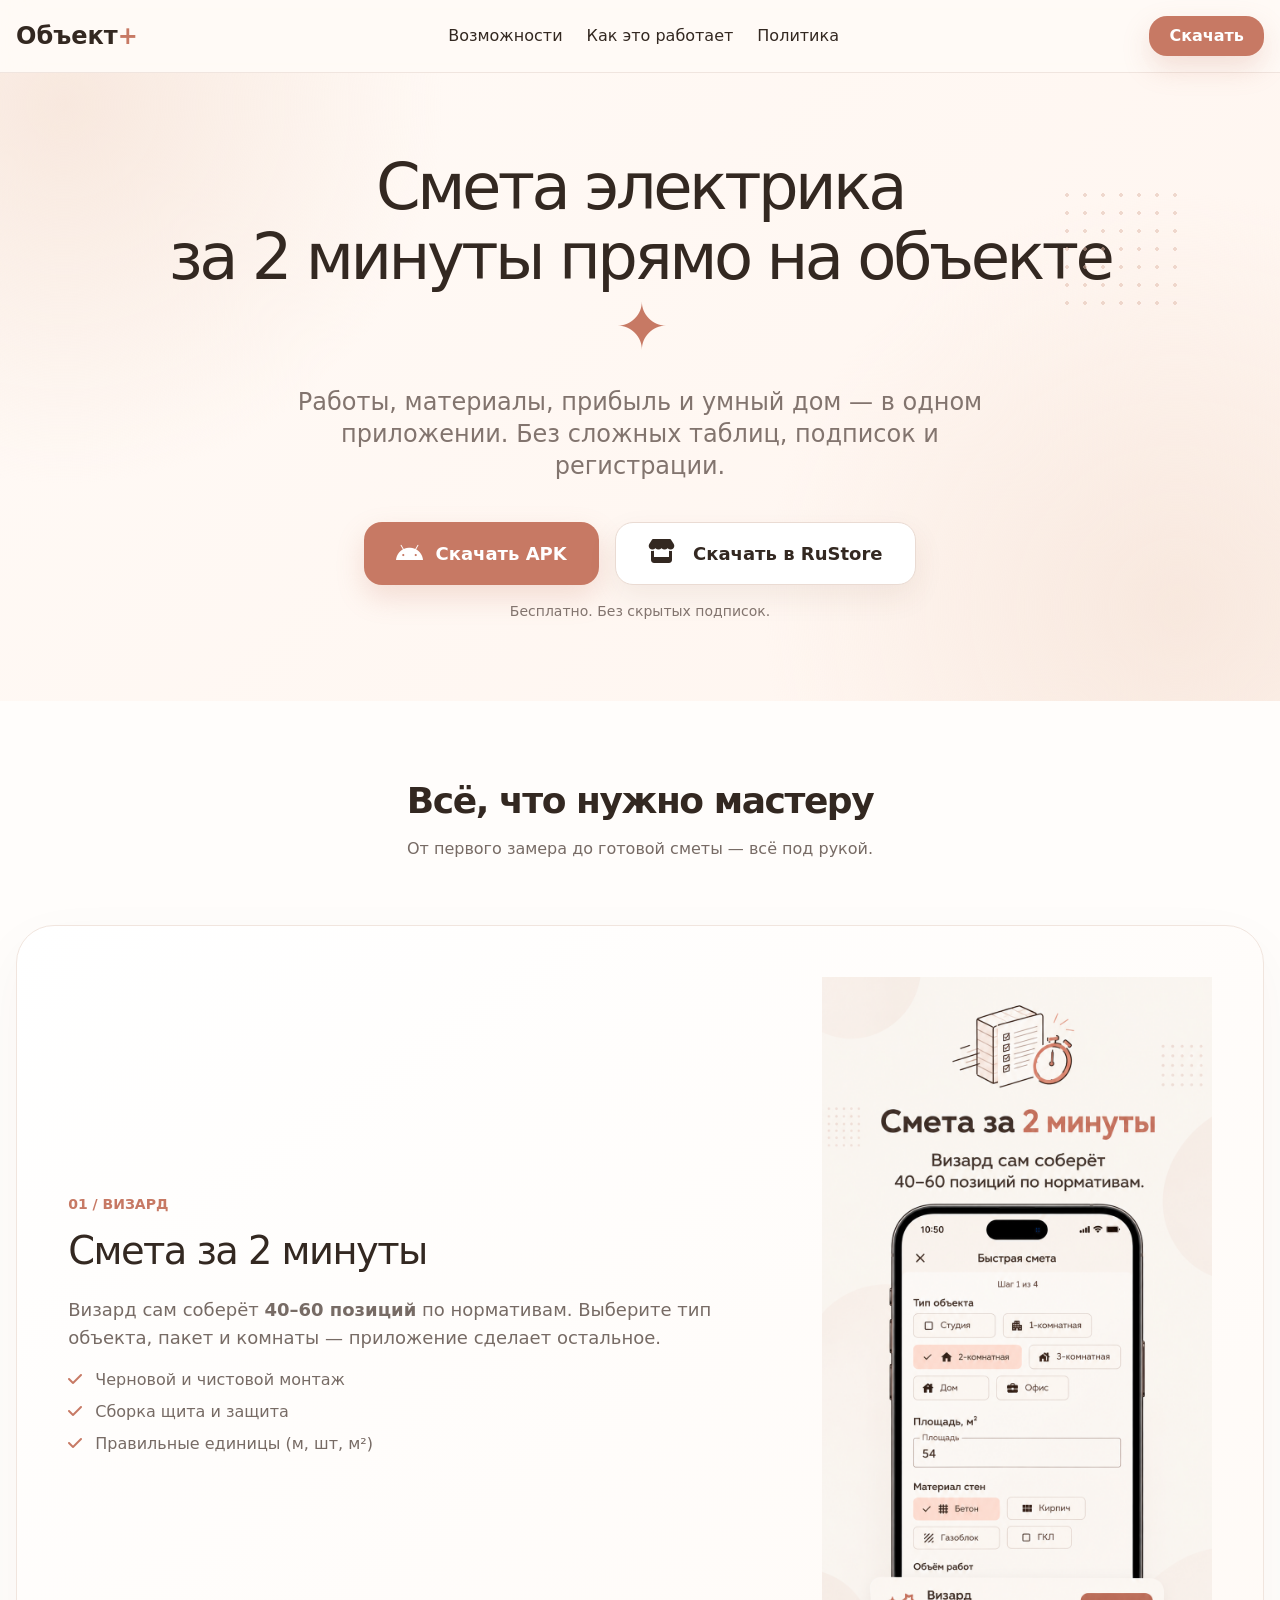
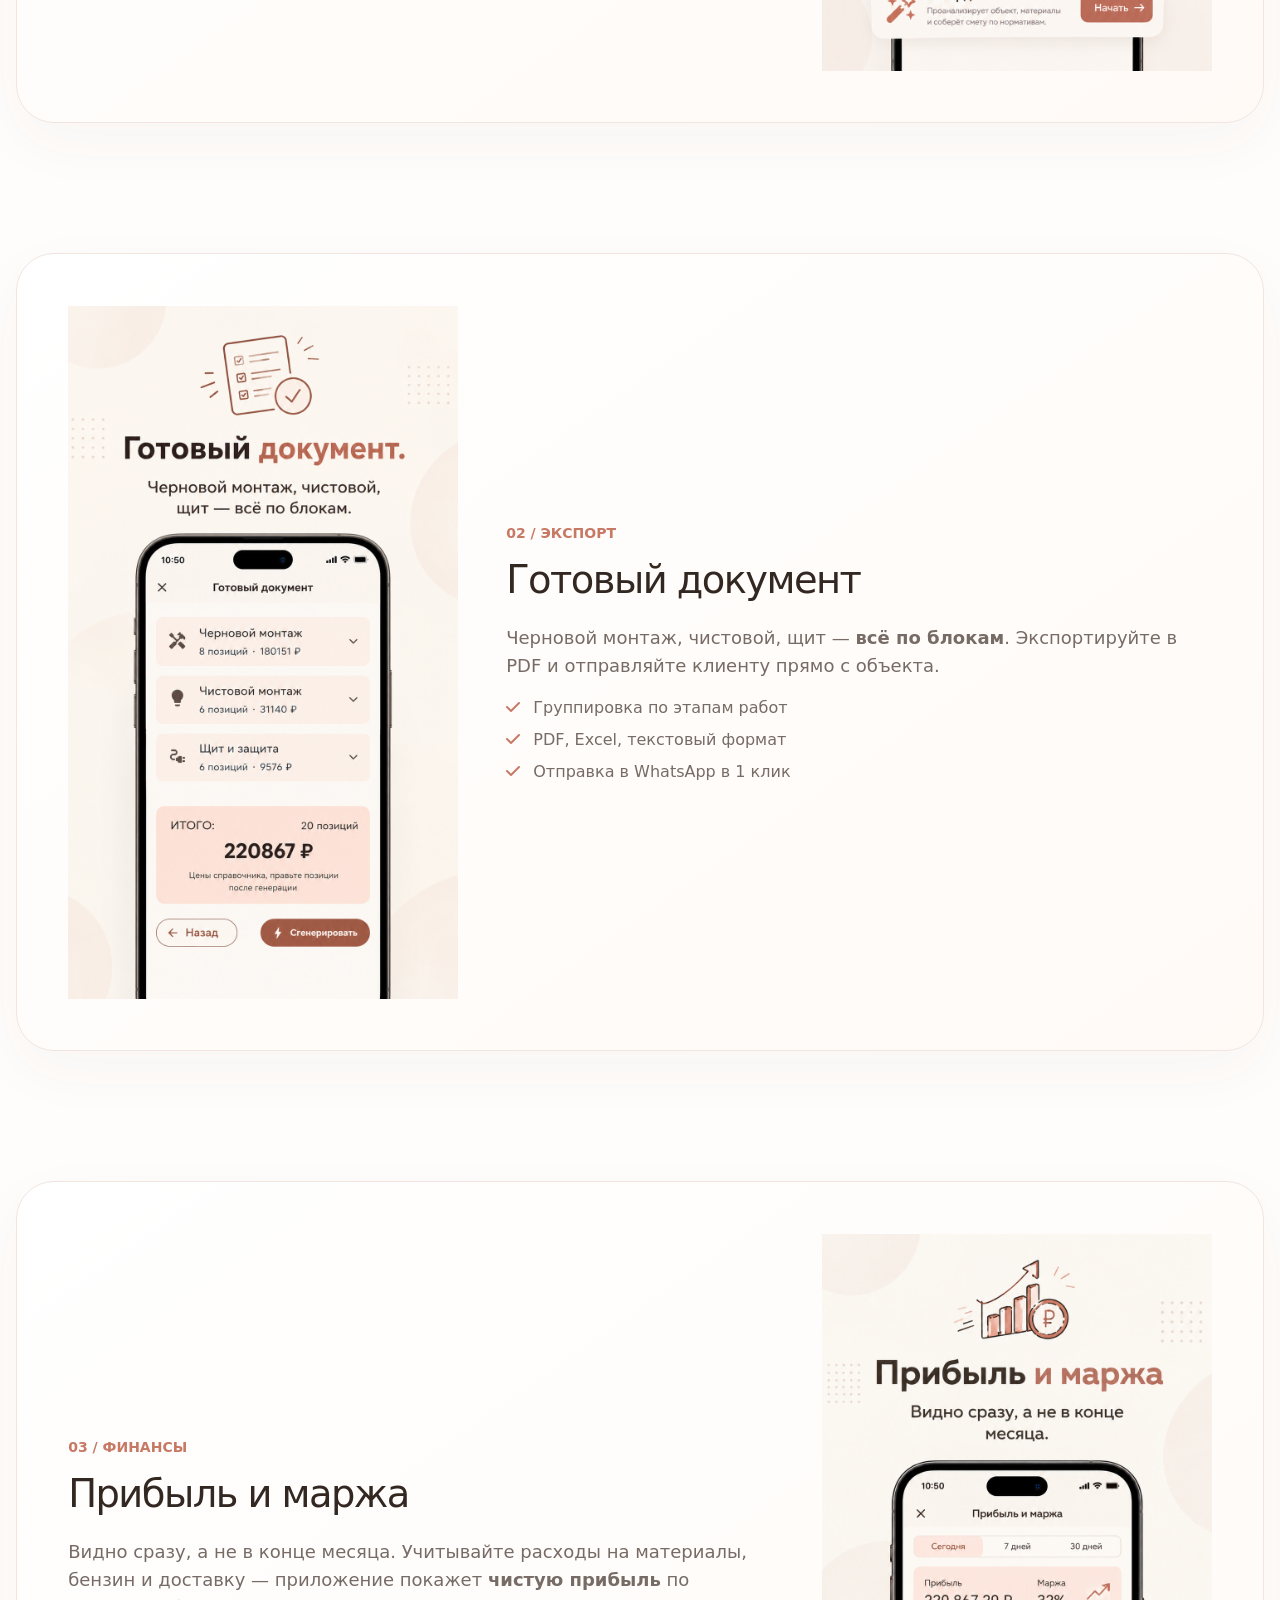
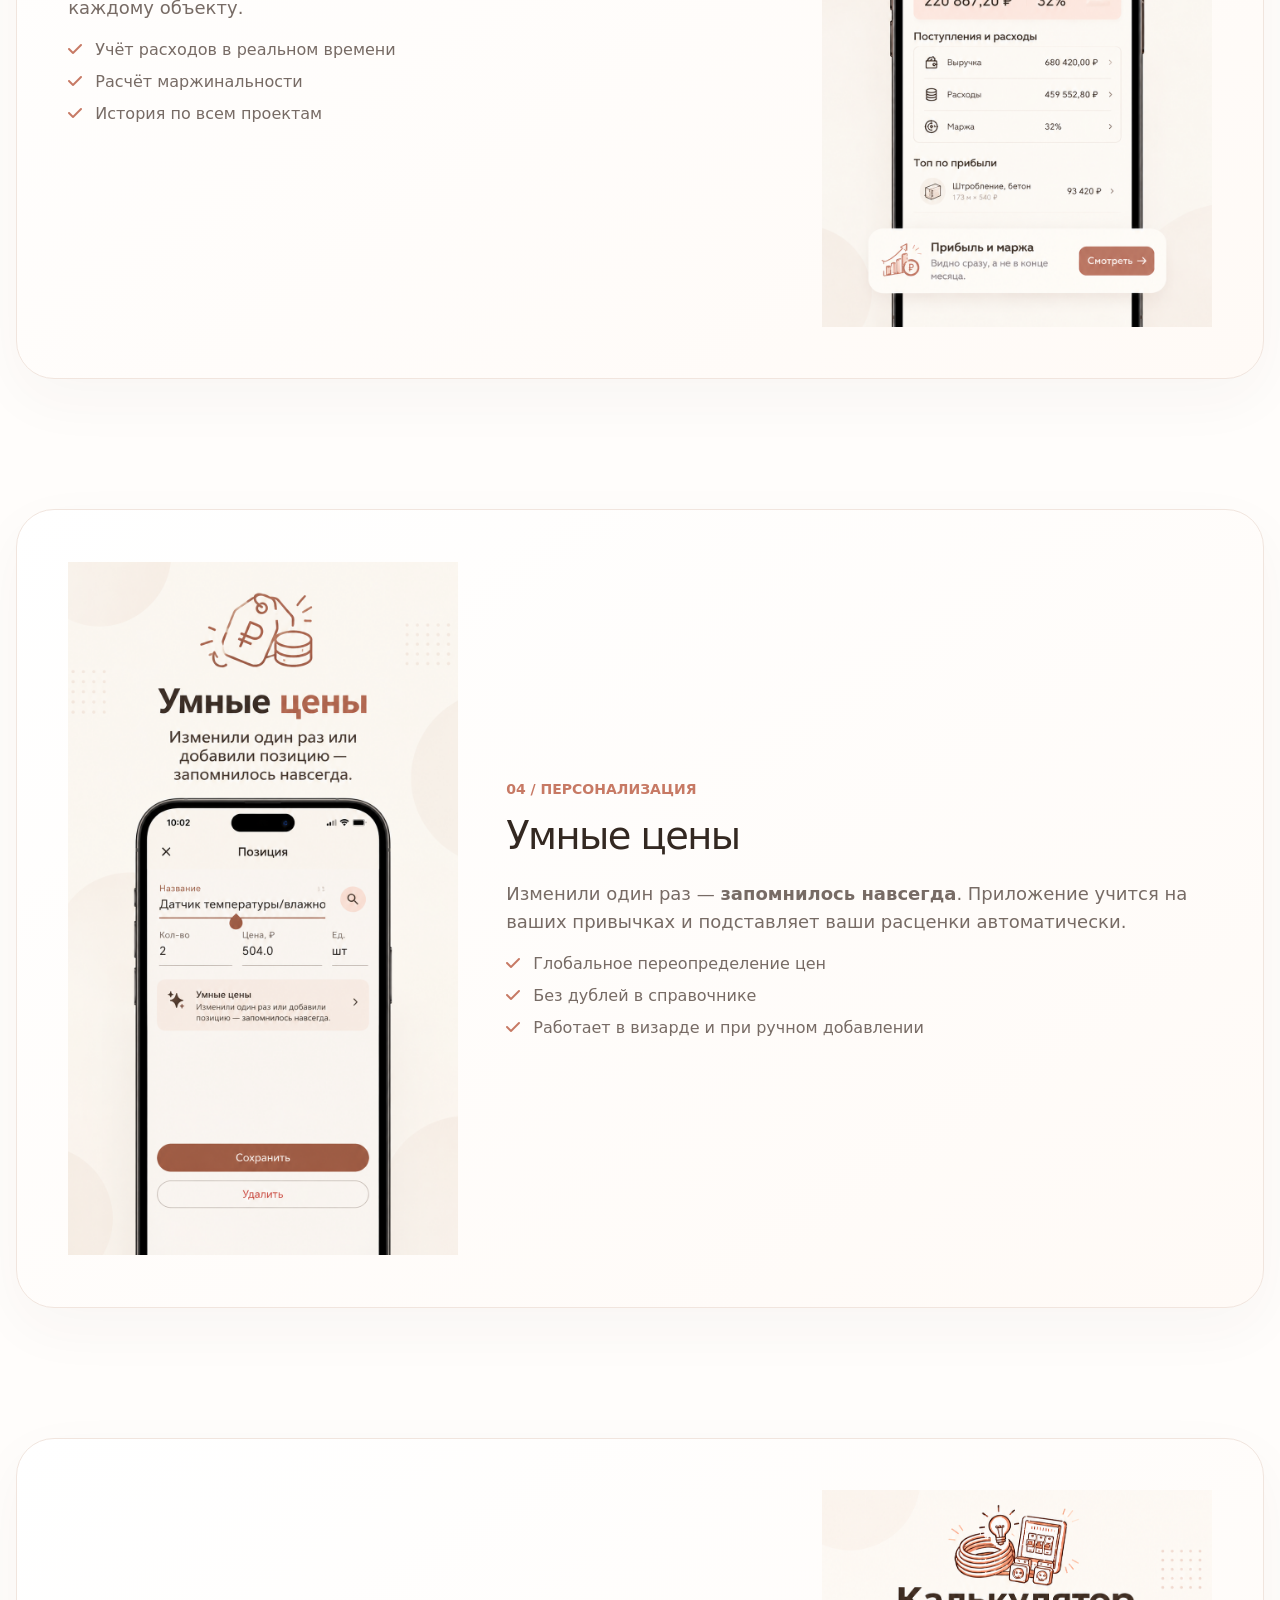
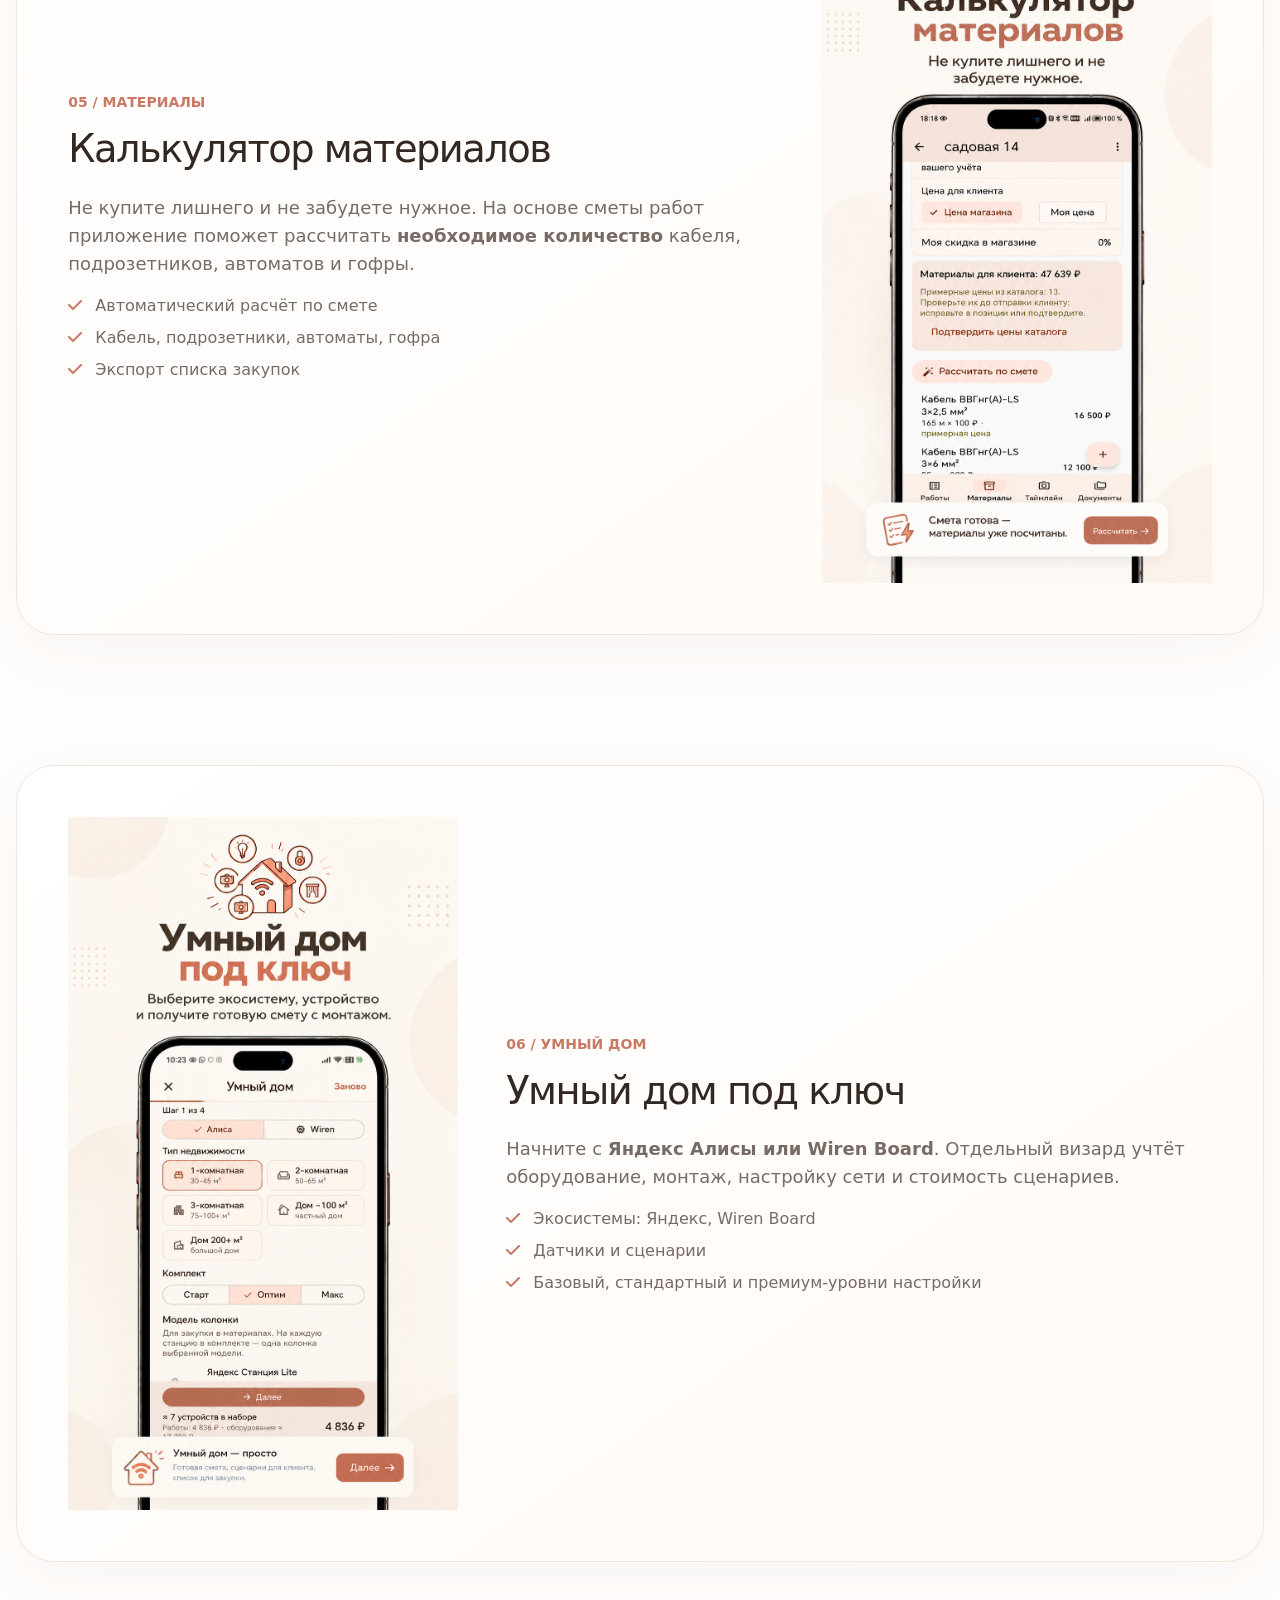
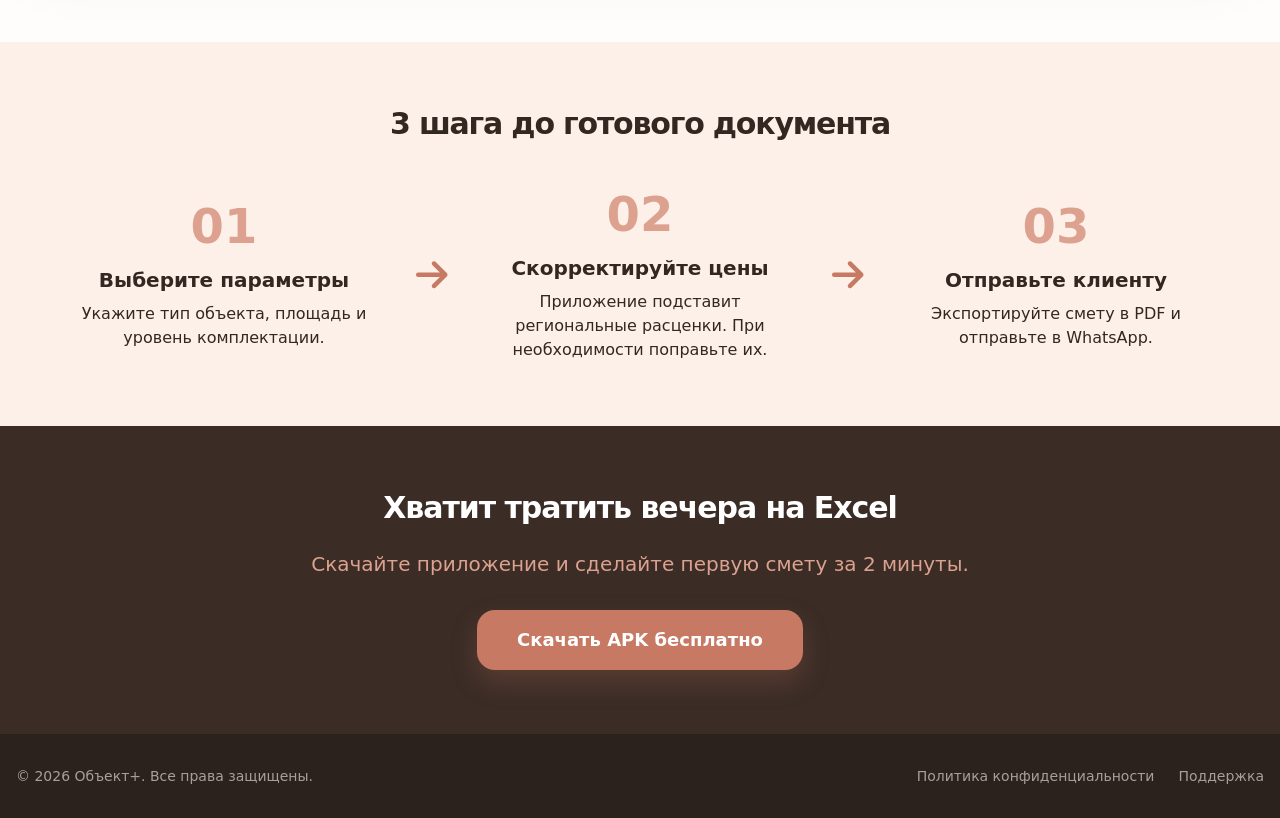
<file: index.html>
<!DOCTYPE html>
<html lang="ru">
<head>
    <meta charset="utf-8"/>
    <meta content="width=device-width, initial-scale=1.0" name="viewport"/>
    
    <!-- SEO Meta Tags -->
    <title>Смета для электрика и монтажника за 2 минуты | Объект+</title>
    <meta content="Составьте смету на электромонтаж и слаботочные системы прямо на объекте. Офлайн-калькулятор с умными ценами, визардом, расчётом материалов и поддержкой умного дома (Wiren Board, Xiaomi). Без подписок." name="description"/>
    <meta content="смета электрика, калькулятор электромонтажа, программа для смет, расчёт материалов, умный дом wiren board, смета на проводку, приложение для монтажника" name="keywords"/>
    <meta content="Объект+" name="author"/>
    
    <!-- Open Graph -->
    <meta content="Объект+ | Смета для электрика за 2 минуты" property="og:title"/>
    <meta content="Визард, умные цены, расчёт материалов, умный дом. Всё офлайн, без подписок." property="og:description"/>
    <meta content="website" property="og:type"/>
    <meta content="https://dsugak-ai.github.io/objectpluselectrik/" property="og:url"/>
    
    <!-- Tailwind CSS -->
    <link rel="stylesheet" href="tailwind.css">
    <link href="https://cdnjs.cloudflare.com/ajax/libs/font-awesome/6.4.0/css/all.min.css" rel="stylesheet"/>
    
    <style>
        :root {
            --ink: #332821;
            --muted: #82746e;
            --coral: #c77964;
            --cream: #fffaf6;
            --peach: #fce7de;
        }
        
        html { scroll-behavior: smooth; }
        
        body {
            background: var(--cream) !important;
            color: var(--ink) !important;
            font-family: 'Inter', system-ui, -apple-system, Arial, sans-serif !important;
            margin: 0;
            line-height: 1.5;
        }

        /* Шапка с безопасным блюром для Chrome */
        header {
            background: rgba(255, 250, 246, 0.91) !important;
            -webkit-backdrop-filter: blur(18px);
            backdrop-filter: blur(18px);
            border-bottom: 1px solid #f0e5df;
            box-shadow: none !important;
            position: sticky;
            top: 0;
            z-index: 50;
        }
        
        header .text-blue-800 { color: var(--ink) !important; }
        header .text-blue-500 { color: var(--coral) !important; }
        
        /* Кнопки */
        header a.bg-blue-600, .bg-green-500, .bg-blue-600 {
            background: var(--coral) !important;
            color: white !important;
            border-radius: 18px !important;
            box-shadow: 0 12px 28px rgba(199, 121, 100, 0.22) !important;
            text-decoration: none;
            display: inline-flex;
            align-items: center;
            justify-content: center;
            transition: background 0.2s;
        }
        header a.bg-blue-600:hover, .bg-green-500:hover { background: #ac604e !important; }

        /* Hero секция */
        .gradient-bg {
            background: radial-gradient(circle at 5% 5%, #f8e8de 0, transparent 28%),
                        radial-gradient(circle at 92% 85%, #f8e8de 0, transparent 32%),
                        linear-gradient(135deg, #fffaf6, #fff5ef) !important;
            color: var(--ink) !important;
            position: relative;
            overflow: hidden;
        }
        .gradient-bg::after {
            content: ' ';
            position: absolute;
            width: 120px;
            height: 120px;
            right: 8%;
            top: 18%;
            opacity: 0.5;
            background-image: radial-gradient(#dfb9a9 2px, transparent 2px);
            background-size: 18px 18px;
            pointer-events: none;
        }
        .gradient-bg h1 {
            font-size: clamp(2.5rem, 5vw, 5.2rem);
            letter-spacing: -0.055em;
            line-height: 1.09;
            max-width: 1000px;
            margin-left: auto;
            margin-right: auto;
            color: var(--ink) !important;
        }
        .gradient-bg h1::after { content: ' ✦'; color: var(--coral); }
        .gradient-bg p, .text-blue-100, .text-blue-200 { color: var(--muted) !important; }
        
        .gradient-bg a.bg-white {
            background: white !important;
            color: var(--ink) !important;
            border: 1px solid #eadbd3;
            border-radius: 18px !important;
            box-shadow: 0 12px 30px rgba(96, 64, 43, 0.08) !important;
            text-decoration: none;
        }

        /* Секции */
        #features { background: #fffdfb !important; }
        #features h2, #how-it-works h2 { letter-spacing: -0.04em; color: var(--ink) !important; }
        
        #features .space-y-24 > div {
            background: linear-gradient(145deg, #fff, #fffaf6);
            padding: clamp(22px, 4vw, 60px);
            border-radius: 38px;
            border: 1px solid #f1e5de;
            box-shadow: 0 20px 60px rgba(86, 57, 43, 0.04);
        }
        #features .space-y-24 { display: grid; gap: 34px; }
        #features h3 { letter-spacing: -0.04em; color: var(--ink) !important; font-size: clamp(1.7rem, 3vw, 2.5rem); margin-top: 0; }
        #features p, #features li, .text-gray-600, .text-gray-700 { color: #776b65 !important; }
        
        #features .text-blue-600, #features .text-purple-600, #features .text-green-600, 
        #features .text-orange-600, #features .text-cyan-600, #features .text-red-600 { color: var(--coral) !important; }
        #features li i { color: var(--coral) !important; margin-right: 8px; }

        /* Изображения (защита от разъезжания, если Tailwind не загрузился) */
        .feature-image {
            display: block;
            width: 100%;
            max-width: 390px;
            height: auto;
            object-fit: contain;
            margin: 0 auto;
            border: 0;
            background: transparent;
            box-shadow: none;
            border-radius: 0;
        }

        .badge-soon {
            display: inline-block;
            background: #fbe3d7;
            color: #aa604e;
            border: 1px solid #efcbbd;
            font-size: 11px;
            font-weight: 700;
            padding: 3px 10px;
            border-radius: 12px;
            margin-left: 8px;
            text-transform: uppercase;
            letter-spacing: 0.5px;
            vertical-align: middle;
        }

        #how-it-works { background: #fcf0e9 !important; }
        #how-it-works .text-blue-200 { color: #dca28f !important; }
        #how-it-works .text-gray-300 { color: #c77964 !important; }
        
        .bg-blue-900 { background: #3b2c26 !important; color: white !important; }
        .bg-blue-900 h2 { letter-spacing: -0.035em; color: white !important; }
        
        footer { background: #2b221e !important; color: #a89f9a !important; }
        footer a { color: #a89f9a !important; text-decoration: none; transition: color 0.2s; }
        footer a:hover { color: white !important; }
        
        a:focus-visible { outline: 3px solid #c77964; outline-offset: 3px; }

        /* Мобильная адаптация */
        @media (max-width: 767px) {
            #features .space-y-24 > div { padding: 25px 18px; border-radius: 26px; }
            .gradient-bg { padding-top: 70px; padding-bottom: 70px; }
            .gradient-bg h1 { font-size: 2.2rem; }
        }
   
    </style>
</head>
<body>

<!-- Шапка -->
<header>
    <div class="container mx-auto px-4 py-4 flex justify-between items-center">
        <div class="text-2xl font-bold">Объект<span style="color: var(--coral) !important;">+</span></div>
        <nav class="hidden md:flex space-x-6">
            <a class="hover:text-[var(--coral)] transition" href="#features" style="color: var(--ink); text-decoration: none;">Возможности</a>
            <a class="hover:text-[var(--coral)] transition" href="#how-it-works" style="color: var(--ink); text-decoration: none;">Как это работает</a>
            <a class="hover:text-[var(--coral)] transition" href="privacy.html" style="color: var(--ink); text-decoration: none;">Политика</a>
        </nav>
        <a class="bg-blue-600 px-5 py-2 font-semibold" href="#download" style="text-decoration: none;">Скачать</a>
    </div>
</header>

<!-- Hero -->
<section class="gradient-bg py-20">
    <div class="container mx-auto px-4 text-center">
        <h1 class="mb-6">
            Смета электрика <br class="hidden md:block"/>за 2 минуты прямо на объекте
        </h1>
        <p class="text-xl md:text-2xl mb-10 max-w-3xl mx-auto">
            Работы, материалы, прибыль и умный дом — в одном приложении. Без сложных таблиц, подписок и регистрации.
        </p>
        <div class="flex flex-col md:flex-row justify-center gap-4" id="download">
            <a class="bg-green-500 text-lg font-bold py-4 px-8" href="https://cloud.mail.ru/public/qQ4k/tWvwyXJUv" style="text-decoration: none;">
                <i class="fa-brands fa-android text-2xl mr-3"></i> Скачать APK
            </a>
            <a class="bg-white text-lg font-bold py-4 px-8" href="https://www.rustore.ru/catalog/app/com.lunastudio.objectplus" target="_blank" style="text-decoration: none;">
                <i class="fa-solid fa-store text-2xl mr-3"></i> Скачать в RuStore
            </a>
        </div>
        <p class="mt-4 text-sm">Бесплатно. Без скрытых подписок.</p>
    </div>
</section>

<!-- 6 фич -->
<section class="py-20" id="features">
    <div class="container mx-auto px-4">
        <h2 class="text-3xl md:text-4xl font-bold text-center mb-4">Всё, что нужно мастеру</h2>
        <p class="text-center mb-16 max-w-2xl mx-auto">От первого замера до готовой сметы — всё под рукой.</p>
        
        <div class="space-y-24">
            <!-- Фича 1 -->
            <div class="flex flex-col md:flex-row items-center gap-12">
                <div class="flex-1 order-2 md:order-1">
                    <div class="inline-block font-bold text-sm mb-2" style="color: var(--coral);">01 / ВИЗАРД</div>
                    <h3 class="mb-4">Смета за 2 минуты</h3>
                    <p class="text-lg mb-4">Визард сам соберёт <strong>40–60 позиций</strong> по нормативам. Выберите тип объекта, пакет и комнаты — приложение сделает остальное.</p>
                    <ul class="space-y-2 list-none pl-0">
                        <li><i class="fa-solid fa-check"></i> Черновой и чистовой монтаж</li>
                        <li><i class="fa-solid fa-check"></i> Сборка щита и защита</li>
                        <li><i class="fa-solid fa-check"></i> Правильные единицы (м, шт, м²)</li>
                    </ul>
                </div>
                <div class="flex-shrink-0 order-1 md:order-2 w-full md:w-auto">
                    <img alt="Визард сметы" class="feature-image" src="screens/01-wizard.png"/>
                </div>
            </div>

            <!-- Фича 2 -->
            <div class="flex flex-col md:flex-row-reverse items-center gap-12">
                <div class="flex-1 order-2 md:order-1">
                    <div class="inline-block font-bold text-sm mb-2" style="color: var(--coral);">02 / ЭКСПОРТ</div>
                    <h3 class="mb-4">Готовый документ</h3>
                    <p class="text-lg mb-4">Черновой монтаж, чистовой, щит — <strong>всё по блокам</strong>. Экспортируйте в PDF и отправляйте клиенту прямо с объекта.</p>
                    <ul class="space-y-2 list-none pl-0">
                        <li><i class="fa-solid fa-check"></i> Группировка по этапам работ</li>
                        <li><i class="fa-solid fa-check"></i> PDF, Excel, текстовый формат</li>
                        <li><i class="fa-solid fa-check"></i> Отправка в WhatsApp в 1 клик</li>
                    </ul>
                </div>
                <div class="flex-shrink-0 order-1 md:order-2 w-full md:w-auto">
                    <img alt="Предпросмотр сметы" class="feature-image" src="screens/02-preview.png"/>
                </div>
            </div>

            <!-- Фича 3 -->
            <div class="flex flex-col md:flex-row items-center gap-12">
                <div class="flex-1 order-2 md:order-1">
                    <div class="inline-block font-bold text-sm mb-2" style="color: var(--coral);">03 / ФИНАНСЫ</div>
                    <h3 class="mb-4">Прибыль и маржа</h3>
                    <p class="text-lg mb-4">Видно сразу, а не в конце месяца. Учитывайте расходы на материалы, бензин и доставку — приложение покажет <strong>чистую прибыль</strong> по каждому объекту.</p>
                    <ul class="space-y-2 list-none pl-0">
                        <li><i class="fa-solid fa-check"></i> Учёт расходов в реальном времени</li>
                        <li><i class="fa-solid fa-check"></i> Расчёт маржинальности</li>
                        <li><i class="fa-solid fa-check"></i> История по всем проектам</li>
                    </ul>
                </div>
                <div class="flex-shrink-0 order-1 md:order-2 w-full md:w-auto">
                    <img alt="Экран прибыли" class="feature-image" src="screens/03-profit.png"/>
                </div>
            </div>

            <!-- Фича 4 -->
            <div class="flex flex-col md:flex-row-reverse items-center gap-12">
                <div class="flex-1 order-2 md:order-1">
                    <div class="inline-block font-bold text-sm mb-2" style="color: var(--coral);">04 / ПЕРСОНАЛИЗАЦИЯ</div>
                    <h3 class="mb-4">Умные цены</h3>
                    <p class="text-lg mb-4">Изменили один раз — <strong>запомнилось навсегда</strong>. Приложение учится на ваших привычках и подставляет ваши расценки автоматически.</p>
                    <ul class="space-y-2 list-none pl-0">
                        <li><i class="fa-solid fa-check"></i> Глобальное переопределение цен</li>
                        <li><i class="fa-solid fa-check"></i> Без дублей в справочнике</li>
                        <li><i class="fa-solid fa-check"></i> Работает в визарде и при ручном добавлении</li>
                    </ul>
                </div>
                <div class="flex-shrink-0 order-1 md:order-2 w-full md:w-auto">
                    <img alt="Редактирование расценок" class="feature-image" src="screens/04-edit-price.png"/>
                </div>
            </div>

            <!-- Фича 5 -->
            <div class="flex flex-col md:flex-row items-center gap-12">
                <div class="flex-1 order-2 md:order-1">
                    <div class="inline-block font-bold text-sm mb-2" style="color: var(--coral);">05 / МАТЕРИАЛЫ </div>
                    <h3 class="mb-4">Калькулятор материалов</h3>
                    <p class="text-lg mb-4">Не купите лишнего и не забудете нужное. На основе сметы работ приложение поможет рассчитать <strong>необходимое количество</strong> кабеля, подрозетников, автоматов и гофры.</p>
                    <ul class="space-y-2 list-none pl-0">
                        <li><i class="fa-solid fa-check"></i> Автоматический расчёт по смете</li>
                        <li><i class="fa-solid fa-check"></i> Кабель, подрозетники, автоматы, гофра</li>
                        <li><i class="fa-solid fa-check"></i> Экспорт списка закупок</li>
                    </ul>
                </div>
                <div class="flex-shrink-0 order-1 md:order-2 w-full md:w-auto">
                    <img alt="Расчёт материалов" class="feature-image" src="screens/05-calculate.png"/>
                </div>
            </div>

            <!-- Фича 6 -->
            <div class="flex flex-col md:flex-row-reverse items-center gap-12">
                <div class="flex-1 order-2 md:order-1">
                    <div class="inline-block font-bold text-sm mb-2" style="color: var(--coral);">
                        06 / УМНЫЙ ДОМ
                    </div>
                    <h3 class="mb-4">Умный дом под ключ</h3>
                    <p class="text-lg mb-4">Начните с <strong>Яндекс Алисы или Wiren Board</strong>. Отдельный визард учтёт оборудование, монтаж, настройку сети и стоимость сценариев.</p>
                    <ul class="space-y-2 list-none pl-0">
                        <li><i class="fa-solid fa-check"></i> Экосистемы: Яндекс, Wiren Board</li>
                        <li><i class="fa-solid fa-check"></i> Датчики и сценарии</li>
                        <li><i class="fa-solid fa-check"></i> Базовый, стандартный и премиум-уровни настройки</li>
                    </ul>
                </div>
                <div class="flex-shrink-0 order-1 md:order-2 w-full md:w-auto">
                    <img alt="Визард умного дома" class="feature-image" src="screens/06-wizard-smart-home.png"/>
                </div>
            </div>
        </div>
    </div>
</section>

<!-- Как это работает -->
<section class="py-16" id="how-it-works">
    <div class="container mx-auto px-4">
        <h2 class="text-3xl font-bold text-center mb-12">3 шага до готового документа</h2>
        <div class="flex flex-col md:flex-row justify-center items-center gap-8 text-center">
            <div class="flex-1 max-w-xs">
                <div class="text-5xl font-black mb-4" style="color: #dca28f;">01</div>
                <h4 class="text-xl font-bold mb-2">Выберите параметры</h4>
                <p>Укажите тип объекта, площадь и уровень комплектации.</p>
            </div>
            <div class="hidden md:block text-4xl" style="color: #c77964;"><i class="fa-solid fa-arrow-right"></i></div>
            <div class="flex-1 max-w-xs">
                <div class="text-5xl font-black mb-4" style="color: #dca28f;">02</div>
                <h4 class="text-xl font-bold mb-2">Скорректируйте цены</h4>
                <p>Приложение подставит региональные расценки. При необходимости поправьте их.</p>
            </div>
            <div class="hidden md:block text-4xl" style="color: #c77964;"><i class="fa-solid fa-arrow-right"></i></div>
            <div class="flex-1 max-w-xs">
                <div class="text-5xl font-black mb-4" style="color: #dca28f;">03</div>
                <h4 class="text-xl font-bold mb-2">Отправьте клиенту</h4>
                <p>Экспортируйте смету в PDF и отправьте в WhatsApp.</p>
            </div>
        </div>
    </div>
</section>

<!-- CTA -->
<section class="py-16 bg-blue-900 text-center">
    <div class="container mx-auto px-4">
        <h2 class="text-3xl font-bold mb-6">Хватит тратить вечера на Excel</h2>
        <p class="text-xl mb-8" style="color: #dca28f;">Скачайте приложение и сделайте первую смету за 2 минуты.</p>
        <a class="bg-green-500 text-lg font-bold py-4 px-10" href="https://cloud.mail.ru/public/qQ4k/tWvwyXJUv" style="text-decoration: none;">
            Скачать APK бесплатно
        </a>
    </div>
</section>

<!-- Footer -->
<footer class="py-8 text-sm">
    <div class="container mx-auto px-4 flex flex-col md:flex-row justify-between items-center">
        <div class="mb-4 md:mb-0">
            © 2026 Объект+. Все права защищены.
        </div>
        <div class="flex space-x-6">
            <a href="privacy.html">Политика конфиденциальности</a>
            <a href="mailto:denis-sugackov@yandex.ru">Поддержка</a>
        </div>
    </div>
</footer>

</body>
</html>
</file>
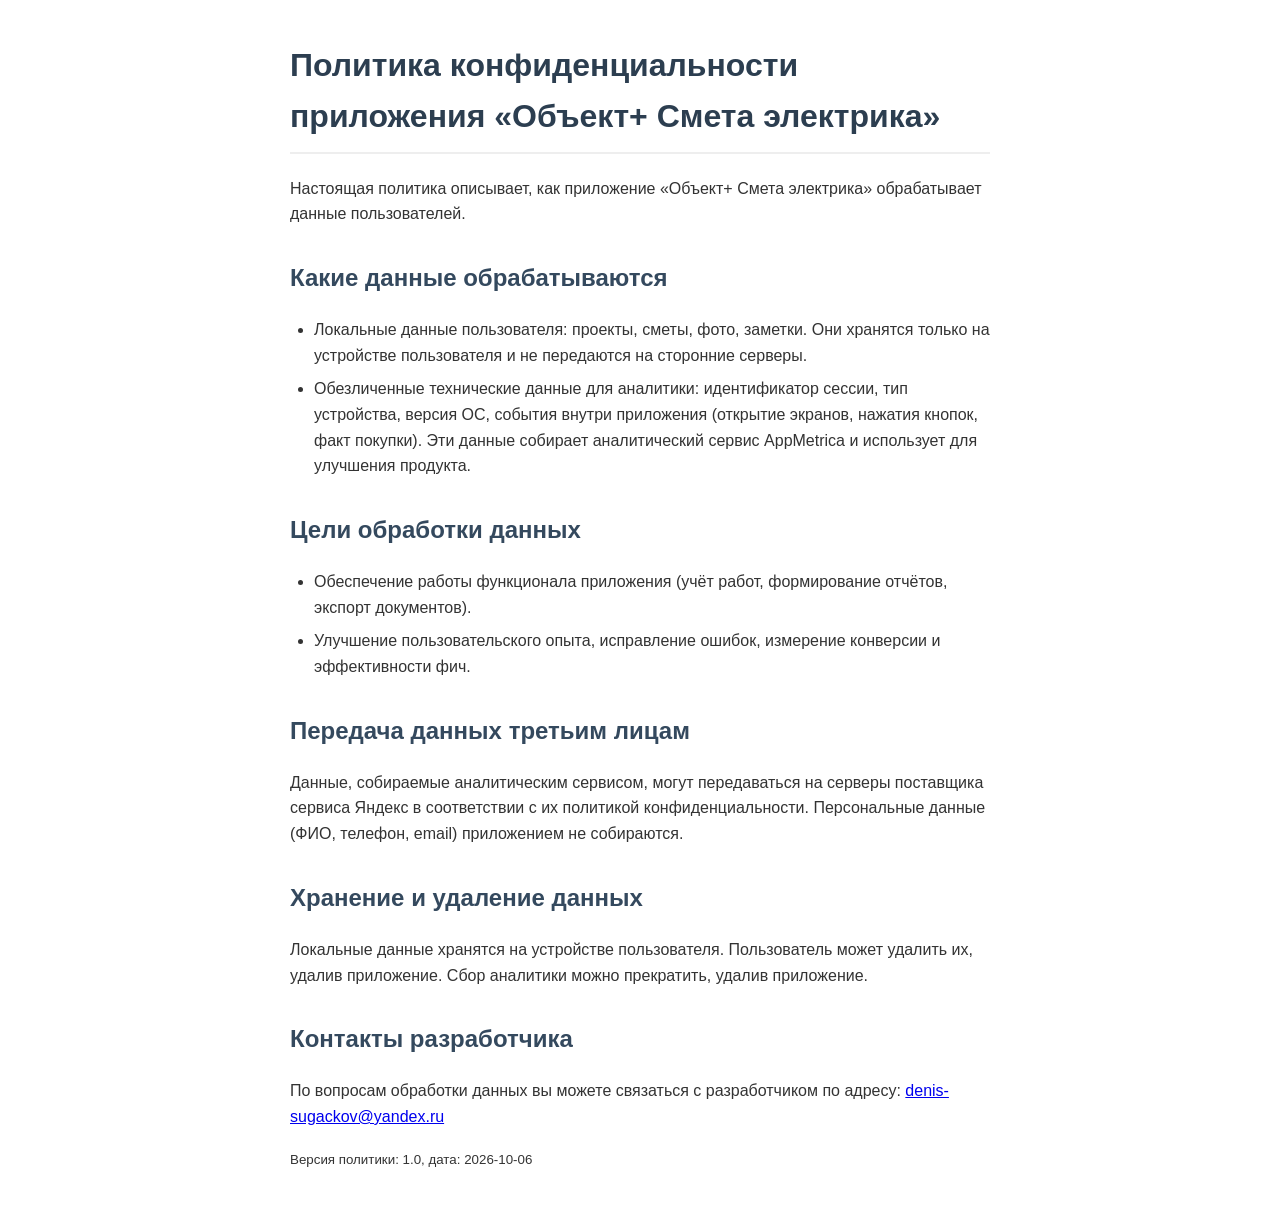
<file: politics.html>
<!DOCTYPE html>
<html lang="ru">
<head>
  <meta charset="UTF-8">
  <title>Политика конфиденциальности — Объект+ Смета электрика</title>
  <style>
    body { font-family: -apple-system, BlinkMacSystemFont, "Segoe UI", Roboto, Helvetica, Arial, sans-serif; max-width: 700px; margin: 40px auto; padding: 0 20px; line-height: 1.6; color: #333; }
    h1 { color: #2c3e50; border-bottom: 2px solid #eee; padding-bottom: 10px; }
    h2 { color: #34495e; margin-top: 32px; }
    p { margin-bottom: 16px; }
    ul { margin-bottom: 16px; padding-left: 24px; }
    li { margin-bottom: 8px; }
  </style>
</head>
<body>
  <h1>Политика конфиденциальности приложения «Объект+ Смета электрика»</h1>

  <p>Настоящая политика описывает, как приложение «Объект+ Смета электрика» обрабатывает данные пользователей.</p>

  <h2>Какие данные обрабатываются</h2>
  <ul>
    <li>Локальные данные пользователя: проекты, сметы, фото, заметки. Они хранятся только на устройстве пользователя и не передаются на сторонние серверы.</li>
    <li>Обезличенные технические данные для аналитики: идентификатор сессии, тип устройства, версия ОС, события внутри приложения (открытие экранов, нажатия кнопок, факт покупки). Эти данные собирает аналитический сервис AppMetrica и использует для улучшения продукта.</li>
  </ul>

  <h2>Цели обработки данных</h2>
  <ul>
    <li>Обеспечение работы функционала приложения (учёт работ, формирование отчётов, экспорт документов).</li>
    <li>Улучшение пользовательского опыта, исправление ошибок, измерение конверсии и эффективности фич.</li>
  </ul>

  <h2>Передача данных третьим лицам</h2>
  <p>Данные, собираемые аналитическим сервисом, могут передаваться на серверы поставщика сервиса Яндекс в соответствии с их политикой конфиденциальности. Персональные данные (ФИО, телефон, email) приложением не собираются.</p>

  <h2>Хранение и удаление данных</h2>
  <p>Локальные данные хранятся на устройстве пользователя. Пользователь может удалить их, удалив приложение. Сбор аналитики можно прекратить, удалив приложение.</p>

  <h2>Контакты разработчика</h2>
  <p>По вопросам обработки данных вы можете связаться с разработчиком по адресу: <a href="mailto:denis-sugackov@yandex.ru">denis-sugackov@yandex.ru</a></p>

  <p><small>Версия политики: 1.0, дата: 2026-10-06</small></p>
</body>
</html>
</file>
